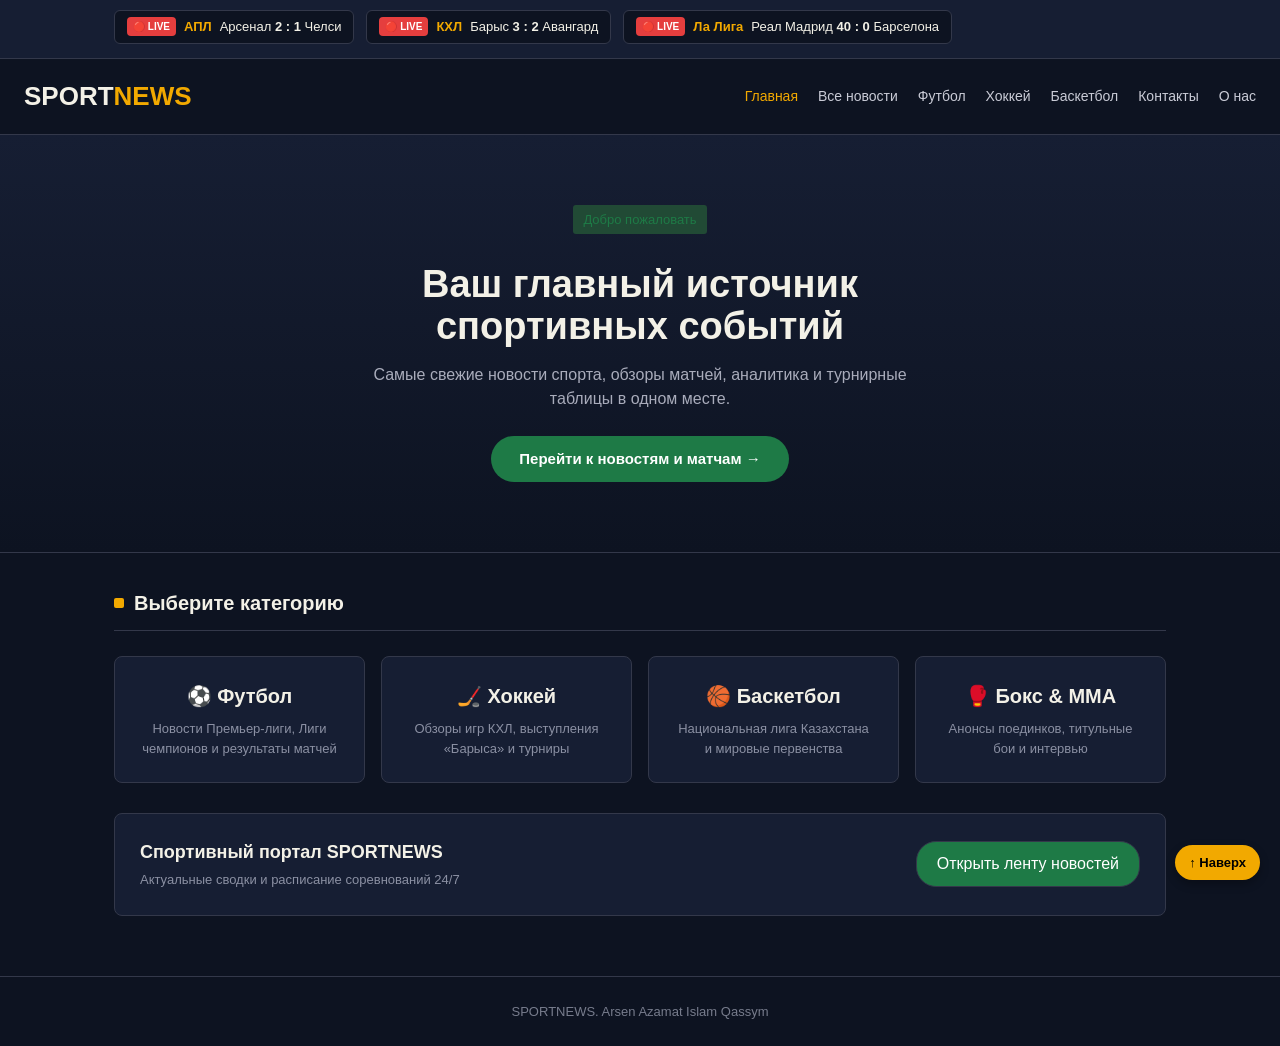
<file: index.html>
<!DOCTYPE html>
<html lang="ru">
<head>
  <meta charset="UTF-8">
  <meta name="viewport" content="width=device-width, initial-scale=1.0">
  <title>SPORTNEWS — Главная</title>
  <link rel="icon" type="logo" href="logo.jpg">
  
  <link rel="stylesheet" href="sport.css">
  <link rel="stylesheet" href="index.css">
    <link rel="stylesheet" href="responsive.css">
  
</head>
<body>
  <header>
    <section class="live-scores">
  <div class="container">
    <div class="scores-ticker">
      <div class="score-item">
        <span class="badge">🔴 LIVE</span>
        <span class="league">АПЛ</span>
        <span class="teams">Арсенал <b>2 : 1</b> Челси</span>
      </div>
      <div class="score-item">
        <span class="badge">🔴 LIVE</span>
        <span class="league">КХЛ</span>
        <span class="teams">Барыс <b>3 : 2</b> Авангард</span>
      </div>
      <div class="score-item">
        <span class="badge">🔴 LIVE</span>
        <span class="league">Ла Лига</span>
        <span class="teams">Реал Мадрид <b>40 : 0</b> Барселона</span>
      </div>
    </div>
  </div>
</section>
    <div class="menu">
      <div class="logo">SPORT<span>NEWS</span></div>

     <nav class="links">
        <a href="index.html" style="color: #F2A900;">Главная</a>
        <a href="sport.html">Все новости</a>
        <a href="sport.html#football">Футбол</a>
        <a href="sport.html#hockey">Хоккей</a>
        <a href="sport.html#basket">Баскетбол</a>
        <a href="contacts.html">Контакты</a>
        <a href="about.html">О нас</a>
      </nav>
    </div>
  </header>

  <section class="welcome-hero">
    <div class="container">
      <div class="label">Добро пожаловать</div>
      <h1>Ваш главный источник спортивных событий</h1>
      <p>
        Самые свежие новости спорта, обзоры матчей, аналитика и турнирные таблицы в одном месте.
      </p>
      <a href="sport.html" class="btn-main">Перейти к новостям и матчам →</a>
    </div>
  </section>

  <section class="section">
    <div class="container">
      <div class="section-title">
        <div class="color" style="background:#F2A900"></div>
        <h2>Выберите категорию</h2>
      </div>

      <div class="portal-grid">
        <a href="sport.html#football" class="portal-card">
          <h3>⚽ Футбол</h3>
          <p>Новости Премьер-лиги, Лиги чемпионов и результаты матчей</p>
        </a>

        <a href="sport.html#hockey" class="portal-card">
          <h3>🏒 Хоккей</h3>
          <p>Обзоры игр КХЛ, выступления «Барыса» и турниры</p>
        </a>

        <a href="sport.html#basket" class="portal-card">
          <h3>🏀 Баскетбол</h3>
          <p>Национальная лига Казахстана и мировые первенства</p>
        </a>

        <a href="sport.html#boxing" class="portal-card">
          <h3>🥊 Бокс & MMA</h3>
          <p>Анонсы поединков, титульные бои и интервью</p>
        </a>
      </div>

      <div class="about-box">
        <div>
          <h3 style="font-size: 18px; margin-bottom: 4px;">Спортивный портал SPORTNEWS</h3>
          <p style="color: #8B90A3; font-size: 13px;">Актуальные сводки и расписание соревнований 24/7</p>
        </div>
        <a href="sport.html" class="button active" style="padding: 10px 20px;">Открыть ленту новостей</a>
      </div>

    </div>
  </section>

  <footer>
    <div class="container">
      <p> SPORTNEWS. Arsen Azamat Islam Qassym</p>
    </div>
  </footer>
  <a href="#" class="top-btn" title="Наверх">↑ Наверх</a>

</body>
</html>
</file>
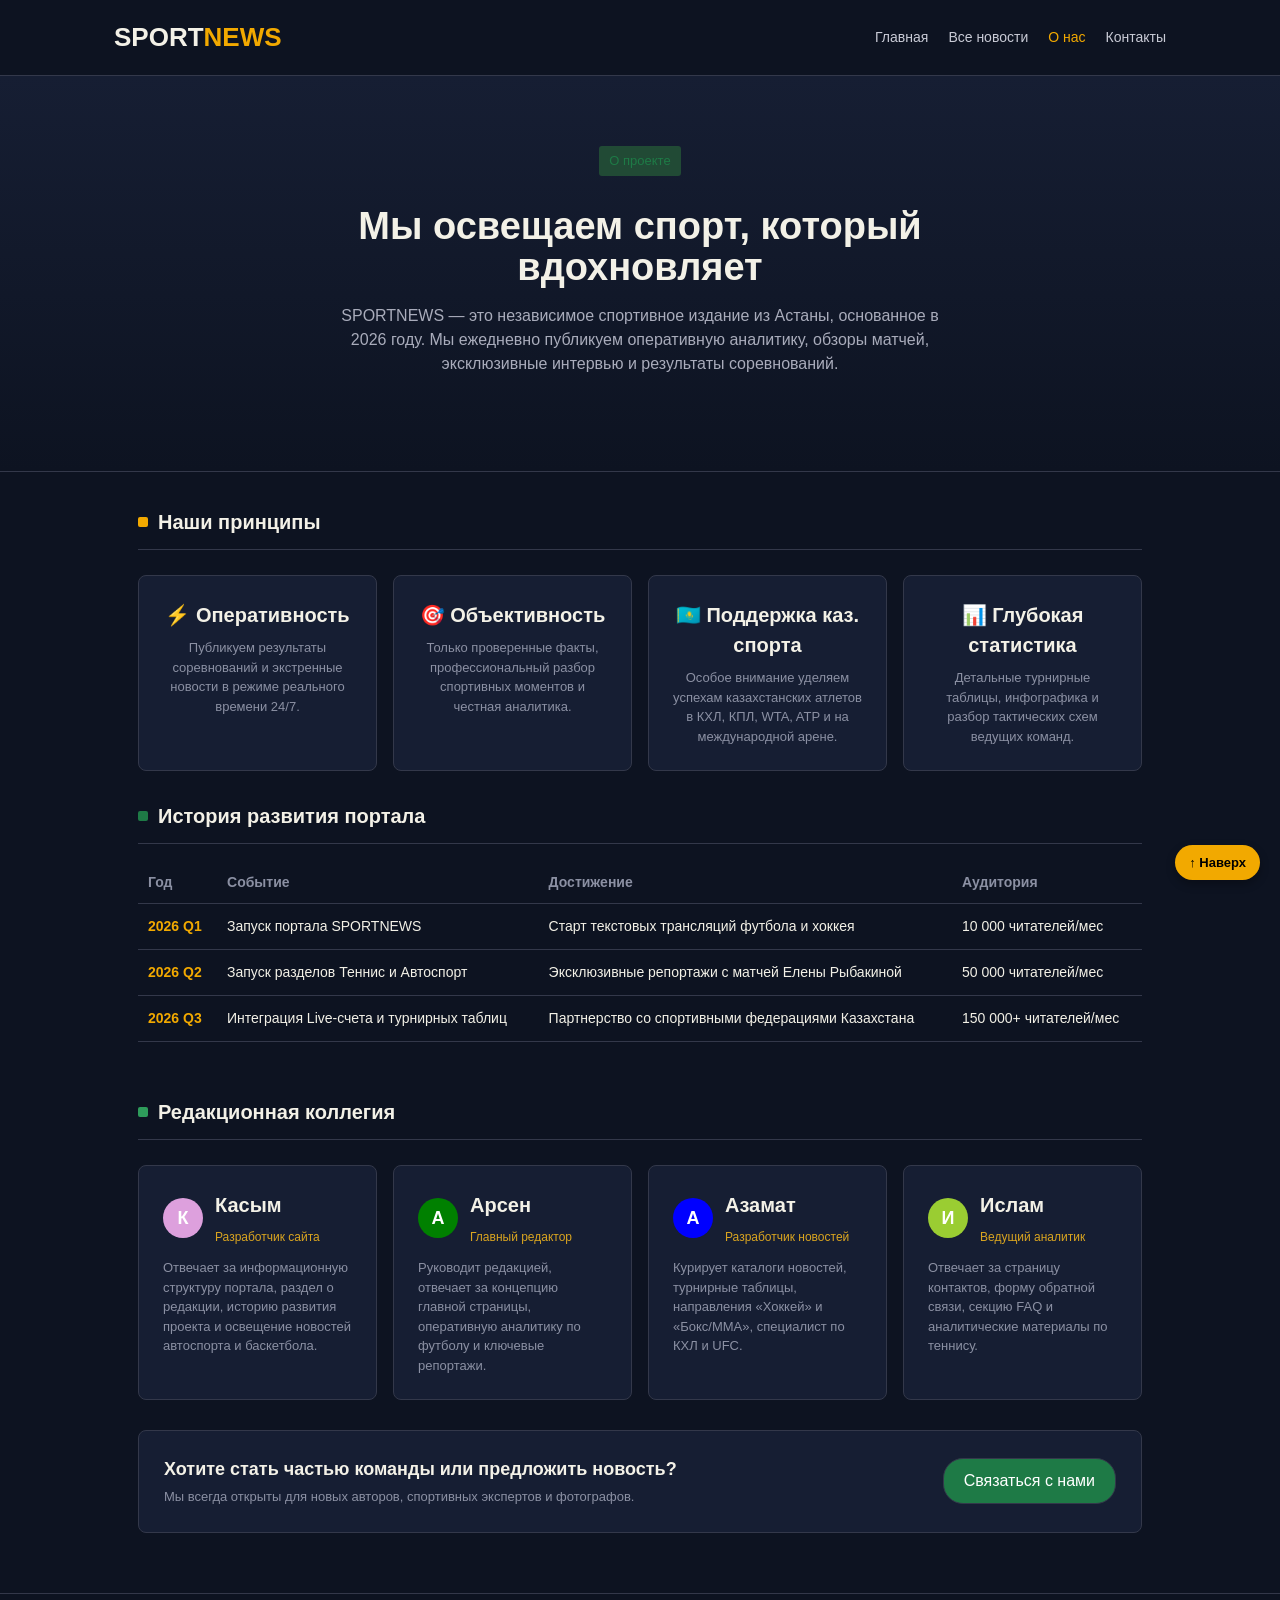
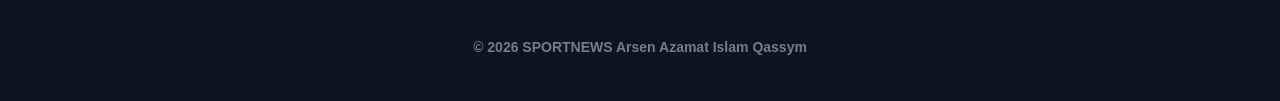
<file: about.html>
<!DOCTYPE html>
<html lang="ru">
<head>
  <meta charset="UTF-8">
  <meta name="viewport" content="width=device-width, initial-scale=1.0">
  <title>SPORTNEWS — О редакции</title>
  <link rel="icon" type="logo" href="logo.jpg">
  

  <link rel="stylesheet" href="sport.css">
  <link rel="stylesheet" href="index.css">
  

  <link rel="stylesheet" href="about.css">
  

  <link rel="stylesheet" href="responsive.css">
</head>
<body>

  <header>
    <div class="container menu">
      <div class="logo">SPORT<span>NEWS</span></div>

      <nav class="links" aria-label="Основная навигация">
        <a href="index.html">Главная</a>
        <a href="sport.html">Все новости</a>
        <a href="about.html" aria-current="page" style="color: #F2A900;">О нас</a>
        <a href="contacts.html">Контакты</a>
      </nav>
    </div>
  </header>


  <section class="welcome-hero">
    <div class="container">
      <div class="label">О проекте</div>
      <h1>Мы освещаем спорт, который вдохновляет</h1>
      <p>
        SPORTNEWS — это независимое спортивное издание из Астаны, основанное в 2026 году.
        Мы ежедневно публикуем оперативную аналитику, обзоры матчей, эксклюзивные интервью и результаты соревнований.
      </p>
    </div>
  </section>

  <main class="container">


    <section class="section">
      <div class="section-title">
        <div class="color" style="background:#F2A900"></div>
        <h2>Наши принципы</h2>
      </div>

      <div class="portal-grid">
        <article class="portal-card">
          <h3>⚡ Оперативность</h3>
          <p>Публикуем результаты соревнований и экстренные новости в режиме реального времени 24/7.</p>
        </article>

        <article class="portal-card">
          <h3>🎯 Объективность</h3>
          <p>Только проверенные факты, профессиональный разбор спортивных моментов и честная аналитика.</p>
        </article>

        <article class="portal-card">
          <h3>🇰🇿 Поддержка каз. спорта</h3>
          <p>Особое внимание уделяем успехам казахстанских атлетов в КХЛ, КПЛ, WTA, ATP и на международной арене.</p>
        </article>

        <article class="portal-card">
          <h3>📊 Глубокая статистика</h3>
          <p>Детальные турнирные таблицы, инфографика и разбор тактических схем ведущих команд.</p>
        </article>
      </div>
    </section>

    <section class="table-section table-history">
      <div class="section-title">
        <div class="color" style="background:#1E7A46"></div>
        <h2>История развития портала</h2>
      </div>

      <table class="table">
        <thead>
          <tr>
            <th>Год</th>
            <th>Событие</th>
            <th>Достижение</th>
            <th>Аудитория</th>
          </tr>
        </thead>
        <tbody>
          <tr>
            <td class="points">2026 Q1</td>
            <td>Запуск портала SPORTNEWS</td>
            <td>Старт текстовых трансляций футбола и хоккея</td>
            <td>10 000 читателей/мес</td>
          </tr>
          <tr>
            <td class="points">2026 Q2</td>
            <td>Запуск разделов Теннис и Автоспорт</td>
            <td>Эксклюзивные репортажи с матчей Елены Рыбакиной</td>
            <td>50 000 читателей/мес</td>
          </tr>
          <tr>
            <td class="points">2026 Q3</td>
            <td>Интеграция Live-счета и турнирных таблиц</td>
            <td>Партнерство со спортивными федерациями Казахстана</td>
            <td>150 000+ читателей/мес</td>
          </tr>
        </tbody>
      </table>
    </section>


    <section class="section">
      <div class="section-title">
        <div class="color" style="background:#2E9C5B"></div>
        <h2>Редакционная коллегия</h2>
      </div>

      <div class="portal-grid">
        

        <article class="portal-card card-left">
          <div class="team-member-header">
            <div class="avatar-circle bg-qassym">К</div>
            <div>
              <h3 class="team-member-name">Касым</h3>
              <div class="team-member-role">Разработчик cайта</div>
            </div>
          </div>
          <p class="team-member-desc">
            Отвечает за информационную структуру портала, раздел о редакции, историю развития проекта и освещение новостей автоспорта и баскетбола.
          </p>
        </article>


        <article class="portal-card card-left">
          <div class="team-member-header">
            <div class="avatar-circle bg-arsen">А</div>
            <div>
              <h3 class="team-member-name">Арсен</h3>
              <div class="team-member-role">Главный редактор</div>
            </div>
          </div>
          <p class="team-member-desc">
            Руководит редакцией, отвечает за концепцию главной страницы, оперативную аналитику по футболу и ключевые репортажи.
          </p>
        </article>

        <article class="portal-card card-left">
          <div class="team-member-header">
            <div class="avatar-circle bg-azamat">А</div>
            <div>
              <h3 class="team-member-name">Азамат</h3>
              <div class="team-member-role">Разработчик новостей</div>
            </div>
          </div>
          <p class="team-member-desc">
            Курирует каталоги новостей, турнирные таблицы, направления «Хоккей» и «Бокс/MMA», специалист по КХЛ и UFC.
          </p>
        </article>


        <article class="portal-card card-left">
          <div class="team-member-header">
            <div class="avatar-circle bg-islam">И</div>
            <div>
              <h3 class="team-member-name">Ислам</h3>
              <div class="team-member-role">Ведущий аналитик</div>
            </div>
          </div>
          <p class="team-member-desc">
            Отвечает за страницу контактов, форму обратной связи, секцию FAQ и аналитические материалы по теннису.
          </p>
        </article>

      </div>

      <div class="about-box">
        <div>
          <h3 style="font-size: 18px; margin-bottom: 4px;">Хотите стать частью команды или предложить новость?</h3>
          <p style="color: #8B90A3; font-size: 13px;">Мы всегда открыты для новых авторов, спортивных экспертов и фотографов.</p>
        </div>
        <a href="contacts.html" class="button active" style="padding: 10px 20px;">Связаться с нами</a>
      </div>

    </section>

  </main>

  <footer>
    <div class="container menu">
      <div class="logo" style="font-size:14px; color:#777C8C">© 2026 SPORTNEWS Arsen Azamat Islam Qassym</div>
    </div>
  </footer>

  <a href="#" class="top-btn" title="Наверх">↑ Наверх</a>

</body>
</html>
</file>
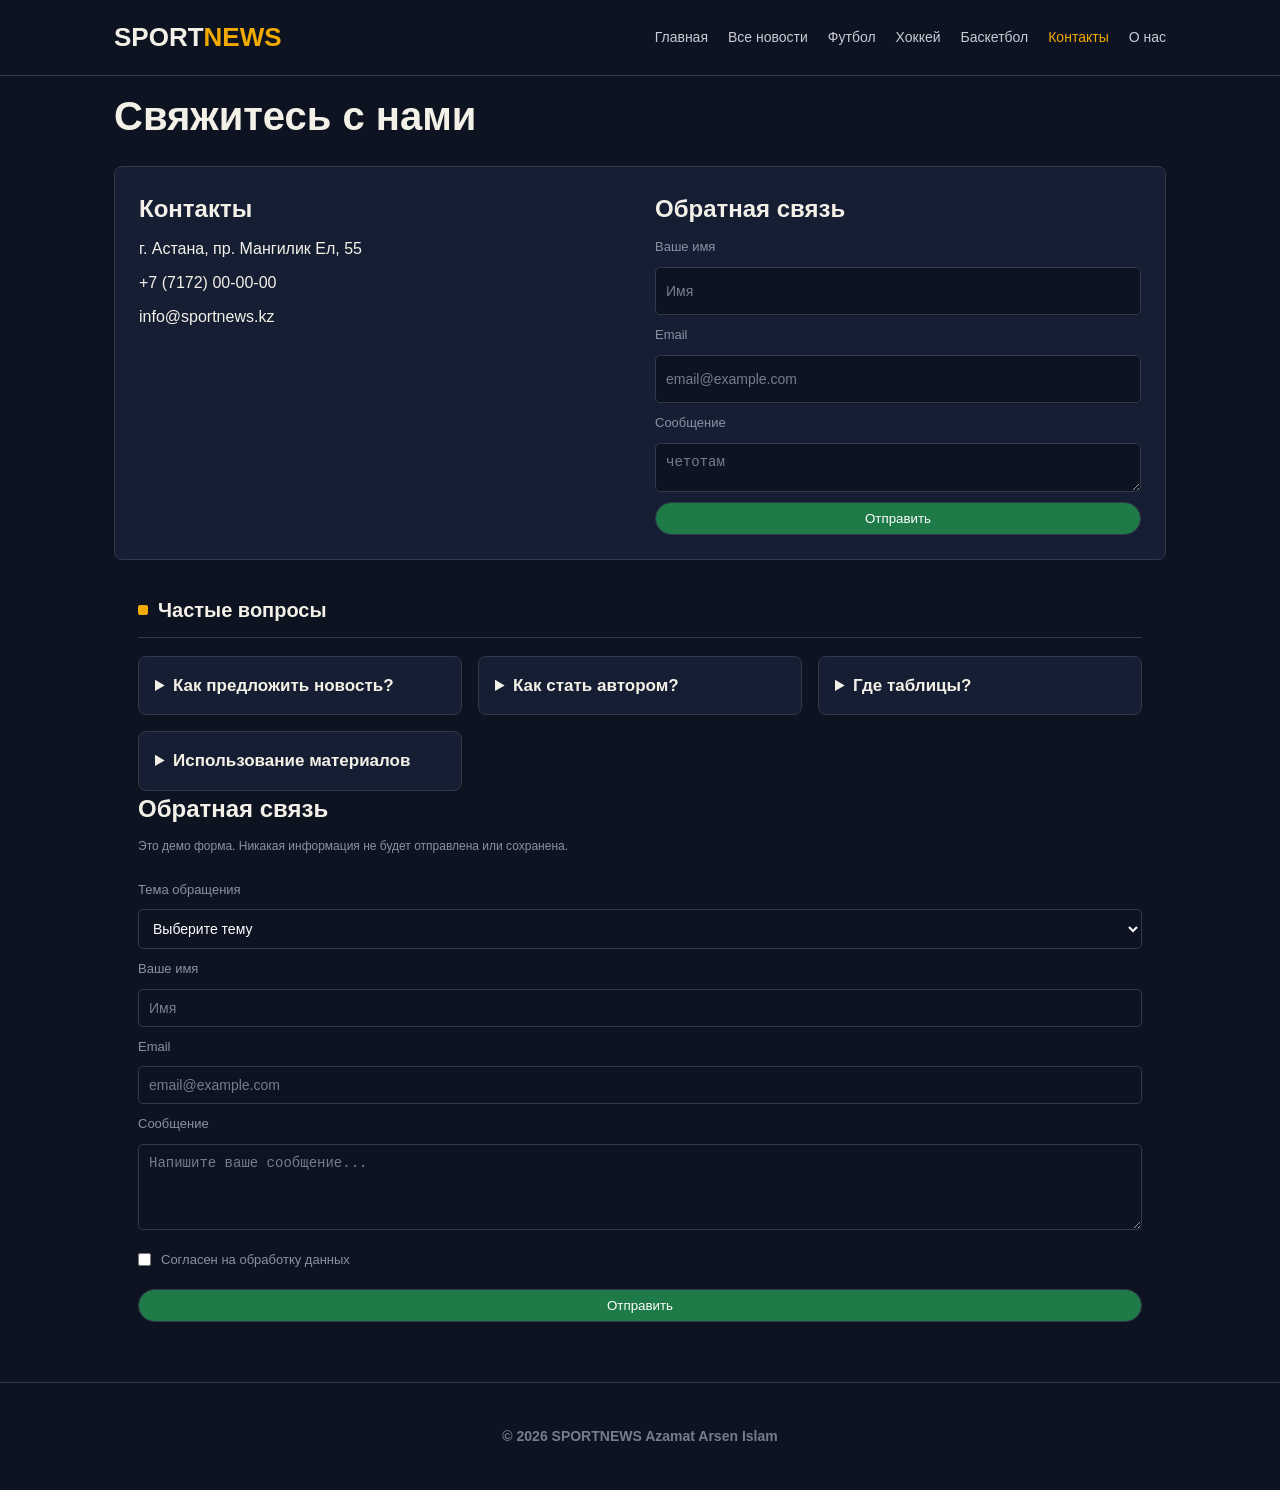
<file: contacts.html>
<!DOCTYPE html>
<html lang="ru">
<head>
  <meta charset="UTF-8">
  <meta name="viewport" content="width=device-width, initial-scale=1.0">
  <title>SPORTNEWS - Контакты</title>
  <link rel="stylesheet" href="sport.css">
  <link rel="icon" type="logo" href="logo.jpg">
    <link rel="stylesheet" href="responsive.css">
</head>
<body>

  <header>
    <div class="container menu">
      <div class="logo">SPORT<span>NEWS</span></div>
      <nav class="links">
        <a href="index.html">Главная</a>
        <a href="sport.html">Все новости</a>
        <a href="sport.html#football">Футбол</a>
        <a href="sport.html#hockey">Хоккей</a>
        <a href="sport.html#basket">Баскетбол</a>
        <a href="contacts.html" style="color:#F2A900">Контакты</a>
        <a href="about.html">О нас</a>
      </nav>
    </div>
  </header>

  <main class="container">

     <div class="contact-info"><h3>Свяжитесь с нами</h3></div>
    <section class="section contact-box">
      <div class="contact-info">
        <h2>Контакты</h2>
        <p> г. Астана, пр. Мангилик Ел, 55</p>
        <p> <a href="tel:+77172000000">+7 (7172) 00-00-00</a></p>
        <p><a href="mailto:info@sportnews.kz">info@sportnews.kz</a></p>
      </div>

      <form class="contact-form" action="demo-result.html">
        <h2>Обратная связь</h2>
        
        <label for="name">Ваше имя</label>
        <input class="input" id="name" type="text" placeholder="Имя" required>

        <label for="email">Email</label>
        <input class="input" id="email" type="email" placeholder="email@example.com" required>

        <label for="msg">Сообщение</label>
        <textarea class="input" id="msg" rows="3" placeholder="четотам" required></textarea>

        <button class="button active" type="submit">Отправить</button>
      </form>
    </section>

    <section class="section">
      <div class="section-title">
        <div class="color" style="background:#F2A900"></div>
        <h2>Частые вопросы</h2>
      </div>

<div class="faq-grid">
  <details class="card faq-item">
    <summary>Как предложить новость?</summary>
    <p>Отправьте её через форму или на наш email.</p>
  </details>
  <details class="card faq-item">
    <summary>Как стать автором?</summary>
    <p>Пришлите резюме и примеры статей на почту.</p>
  </details>
  <details class="card faq-item">
    <summary>Где таблицы?</summary>
    <p>Турнирные таблицы доступны на главной странице.</p>
  </details>
  <details class="card faq-item">
    <summary>Использование материалов</summary>
    <p>Разрешено только со ссылкой на наш сайт.</p>
  </details>
</div>

<form class="contact-form" action="demo-result.html" method="get" aria-describedby="demo-note">
  <h2>Обратная связь</h2>
  <p id="demo-note" style="color: #8B90A3; font-size: 12px; margin-bottom: 15px;">
    Это демо форма. Никакая информация не будет отправлена или сохранена.
  </p>
  
  <label for="topic">Тема обращения</label>
  <select class="input" id="topic" required>
    <option value="">Выберите тему</option>
    <option value="news">Предложить новость</option>
    <option value="ad">Реклама и сотрудничество</option>
    <option value="bug">Техническая ошибка</option>
  </select>

  <label for="name">Ваше имя</label>
  <input class="input" id="name" type="text" placeholder="Имя" autocomplete="name" required>

  <label for="email">Email</label>
  <input class="input" id="email" type="email" placeholder="email@example.com" autocomplete="email" required>

  <label for="msg">Сообщение</label>
  <textarea class="input" id="msg" rows="4" placeholder="Напишите ваше сообщение..." required></textarea>

  <div style="display: flex; align-items: center; gap: 10px; margin: 10px 0;">
    <input type="checkbox" id="privacy" required>
    <label for="privacy" style="margin: 0;">Согласен на обработку данных</label>
  </div>

  <button class="button active" type="submit">Отправить</button>
</form>

    </section>

   </main>
   <footer>
    <div class="container menu">
      <div class="logo" style="font-size:14px; color:#777C8C">© 2026 SPORTNEWS Azamat Arsen Islam</div>
    </div>
  </footer>

</body>
</html>
</file>
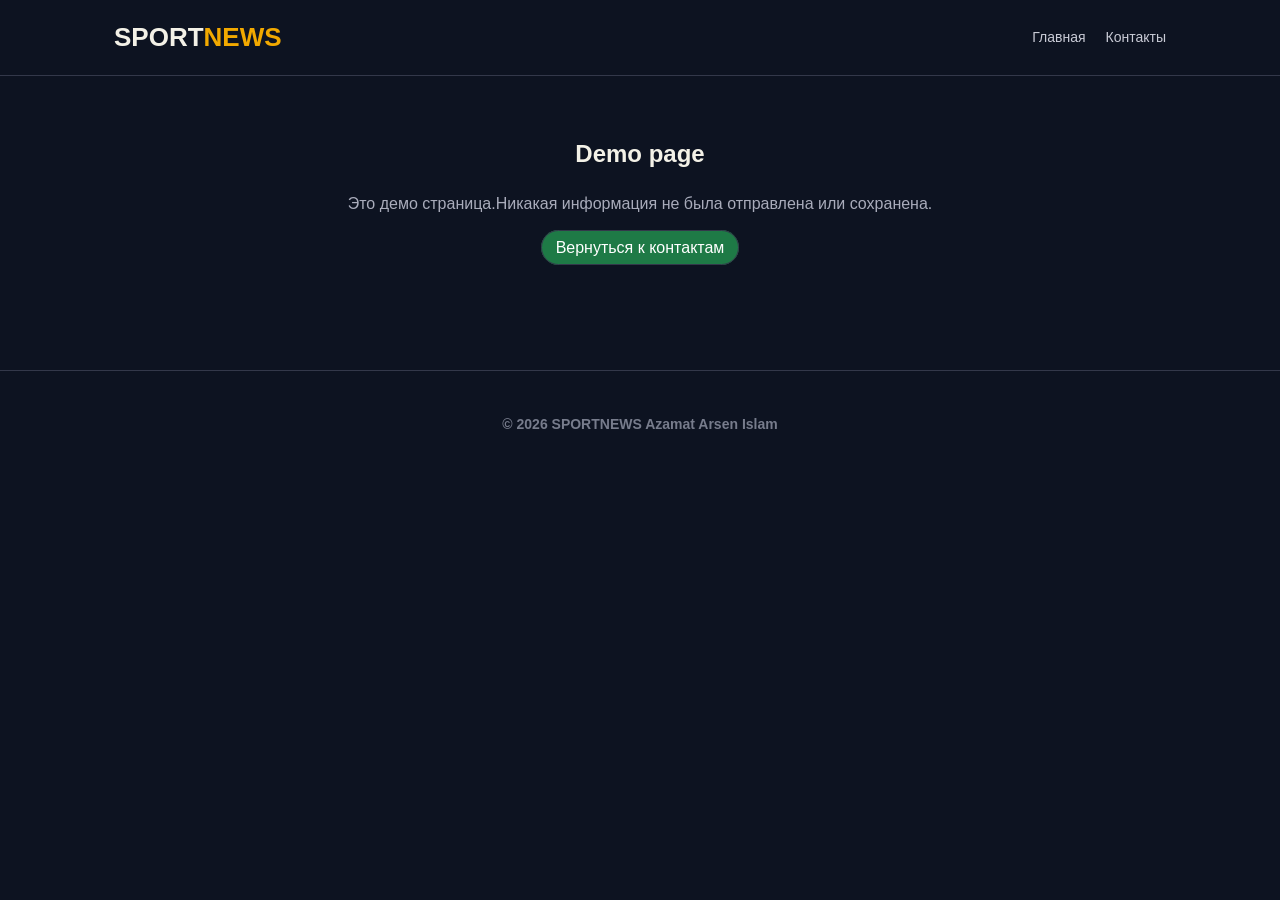
<file: demo-result.html>
<!DOCTYPE html>
<html lang="ru">
<head>
  <meta charset="UTF-8">
  <meta name="viewport" content="width=device-width, initial-scale=1.0">
  <title>SPORTNEWS - Демонстрация</title>
  <link rel="stylesheet" href="sport.css">
</head>
<body>

  <header>
    <div class="container menu">
      <div class="logo">SPORT<span>NEWS</span></div>
      <nav class="links">
        <a href="index.html">Главная</a>
        <a href="contacts.html">Контакты</a>
      </nav>
    </div>
  </header>

  <main class="container">
    <section class="section" style="text-align: center; padding: 60px 20px;">
      <h2>Demo page</h2>
      <p style="margin: 20px 0; color: #A9ACBB;">
        Это демо страница.Никакая информация не была отправлена или сохранена.
      </p>
      <a href="contacts.html" class="button active">Вернуться к контактам</a>
    </section>
  </main>

  <footer>
    <div class="container menu">
      <div class="logo" style="font-size:14px; color:#777C8C">© 2026 SPORTNEWS Azamat Arsen Islam</div>
    </div>
  </footer>

</body>
</html>
</file>
<file: sport.css>
* {
      box-sizing: border-box;
      margin: 0;
      padding: 0;
    }

    body {
      background: #0D1321;
      color: #F3F1E7;
      font-family: Arial, sans-serif;
      line-height: 1.5;
    }

    a {
      color: inherit;
      text-decoration: none;
    }

    .container {
      max-width: 1100px;
      margin: auto;
      padding: 0 24px;
    }

    header {
      background: #0D1321;
      border-bottom: 1px solid #33384A;
    }

    .menu {
      display: flex;
      justify-content: space-between;
      align-items: center;
      padding: 18px 24px;
    }

    .logo {
      font-size: 26px;
      font-weight: bold;
    }

    .logo span {
      color: #F2A900;
    }

    .links {
      display: none;
      gap: 20px;
      font-size: 14px;
      color: #C9CBD6;
    }

    .links a:hover {
      color: white;
    }

    .search {
      background: #161E33;
      border-bottom: 1px solid #33384A;
      padding: 18px 24px;
    }

    .search-box {
      display: flex;
      flex-wrap: wrap;
      gap: 10px;
      align-items: center;
    }

    .input {
      flex: 1;
      min-width: 220px;
      padding: 10px;
      background: #0D1321;
      border: 1px solid #33384A;
      border-radius: 5px;
      color: white;
      font-size: 14px;
    }

    .input::placeholder {
      color: #777C8C;
    }

    .buttons {
      display: flex;
      flex-wrap: wrap;
      gap: 8px;
    }

    .button {
      padding: 8px 14px;
      border: 1px solid #33384A;
      border-radius: 20px;
      background: none;
      color: #C9CBD6;
      cursor: pointer;
    }

    .button:hover {
      border-color: #1E7A46;
    }

    .button.active {
      background: #1E7A46;
      color: white;
    }

    .hero {
      padding: 50px 24px 40px;
      border-bottom: 1px solid #33384A;
    }

    .hero-box {
      display: grid;
      grid-template-columns: 1fr;
      gap: 30px;
    }

    .label {
      display: inline-block;
      margin-bottom: 15px;
      padding: 5px 10px;
      background: #214A35;
      color: #1E7A46;
      border-radius: 3px;
      font-size: 13px;
    }

    h1 {
      font-size: 40px;
      line-height: 1.1;
      max-width: 650px;
    }

    .hero-text {
      margin-top: 15px;
      color: #C9CBD6;
      font-size: 16px;
      max-width: 600px;
    }

    .score {
      background: #161E33;
      border: 1px solid #33384A;
      border-radius: 6px;
      padding: 20px;
    }

    .score h3 {
      margin-bottom: 15px;
      color: #8B90A3;
      font-size: 13px;
    }

    .match {
      display: flex;
      justify-content: space-between;
      align-items: center;
      padding: 12px 0;
      border-bottom: 1px solid #33384A;
    }

    .match:last-child {
      border-bottom: none;
    }

    .team {
      display: flex;
      align-items: center;
      gap: 10px;
    }

    .circle {
      width: 22px;
      height: 22px;
      border-radius: 4px;
    }

    .number {
      font-size: 18px;
      font-weight: bold;
    }

    .section {
      padding: 35px 24px 10px;
    }

    .section-title {
      display: flex;
      align-items: center;
      gap: 10px;
      margin-bottom: 18px;
      padding-bottom: 12px;
      border-bottom: 1px solid #33384A;
    }

    .section-title h2 {
      font-size: 20px;
    }

    .color {
      width: 10px;
      height: 10px;
      border-radius: 2px;
    }

    .cards {
      display: flex;
      flex-wrap: wrap;
      gap: 16px;
    }

    .card {
      flex: 1 1 260px;
      max-width: calc(33.333% - 11px);
      background: #161E33;
      border: 1px solid #33384A;
      border-radius: 8px;
      overflow: hidden;
    }

    .card img {
      width: 100%;
      height: 220px;
      object-fit: cover;
      display: block;
    }

    .card-text {
      padding: 14px 16px 16px;
    }

    .tag {
      color: #8B90A3;
      font-size: 12px;
    }

    .card h3 {
      margin-top: 6px;
      font-size: 17px;
      line-height: 1.3;
    }

    .card p {
      margin-top: 6px;
      color: #A9ACBB;
      font-size: 13px;
    }

    .table-section {
      padding: 20px 24px 60px;
    }

    .table-title {
      margin-bottom: 20px;
      padding-bottom: 14px;
      border-bottom: 1px solid #33384A;
    }

    .table {
      width: 100%;
      border-collapse: collapse;
      font-size: 14px;
    }

    .table th {
      padding: 10px;
      text-align: left;
      color: #8B90A3;
      border-bottom: 1px solid #33384A;
    }

    .table td {
      padding: 12px 10px;
      border-bottom: 1px solid #33384A;
    }

    .points {
      color: #F2A900;
      font-weight: bold;
    }


/* islam */

.links { display: flex; }

.contact-box {
  display: flex;
  flex-wrap: wrap;
  gap: 30px;
  background: #161E33;
  border: 1px solid #33384A;
  border-radius: 8px;
  padding: 24px;
}

.contact-info, .contact-form {
  flex: 1 1 280px;
  display: flex;
  flex-direction: column;
  gap: 10px;
}

.contact-info h3, .contact-form h3 {
  margin-bottom: 20px;
  margin-top: 10px;
  font-size: 40px;
  color: #F3F1E7;
}

.contact-form label {
  font-size: 13px;
  color: #8B90A3;
}

.faq-grid {
  display: grid;
  grid-template-columns: repeat(auto-fit, minmax(250px, 1fr));
  gap: 16px;
}

.faq-item {
  padding: 16px;
  max-width: none;
}
textarea.input {
  resize: vertical; 
  max-width: 100%; 
}
footer .menu {
      justify-content: center;
    }

footer {
    border-top: 1px solid #33384A;
    padding: 25px 24px;
    text-align: center;
    color: #777C8C;
    font-size: 13px;
    margin-top: 50px; 
}

/*assignemnt 3*/
details.faq-item summary {
  font-size: 17px;
  font-weight: bold;
  cursor: pointer;
  outline: none;
}
details.faq-item summary:focus-visible {
  outline: 2px solid #F2A900; 
}
details.faq-item p {
  margin-top: 10px;
  color: #A9ACBB;
  font-size: 13px;
}
</file>
<file: index.css>
.links {
      display: flex;
    }

    .welcome-hero {
      background: linear-gradient(180deg, #161E33 0%, #0D1321 100%);
      padding: 70px 24px;
      text-align: center;
      border-bottom: 1px solid #33384A;
    }

    .welcome-hero h1 {
      margin: 15px auto;
      font-size: 38px;
    }

    .welcome-hero p {
      color: #A9ACBB;
      max-width: 600px;
      margin: 0 auto 25px;
      font-size: 16px;
    }

    .btn-main {
      display: inline-block;
      background: #1E7A46;
      color: white;
      padding: 12px 28px;
      border-radius: 25px;
      font-weight: bold;
      font-size: 15px;
      transition: background 0.2s, transform 0.2s;
    }

    .btn-main:hover {
      background: #2E9C5B;
      transform: translateY(-2px);
    }

    .portal-grid {
      display: grid;
      grid-template-columns: repeat(auto-fit, minmax(220px, 1fr));
      gap: 16px;
      margin-top: 25px;
    }

    .portal-card {
      background: #161E33;
      border: 1px solid #33384A;
      border-radius: 8px;
      padding: 24px;
      text-align: center;
      transition: border-color 0.2s, transform 0.2s;
    }

    .portal-card:hover {
      border-color: #F2A900;
      transform: translateY(-3px);
    }

    .portal-card h3 {
      font-size: 20px;
      margin-bottom: 8px;
    }

    .portal-card p {
      font-size: 13px;
      color: #8B90A3;
    }

    .about-box {
      background: #161E33;
      border: 1px solid #33384A;
      border-radius: 8px;
      padding: 25px;
      margin-top: 30px;
      display: flex;
      justify-content: space-between;
      align-items: center;
      flex-wrap: wrap;
      gap: 15px;
    }

    footer {
      border-top: 1px solid #33384A;
      padding: 25px 24px;
      text-align: center;
      color: #777C8C;
      font-size: 13px;
      margin-top: 50px;
    }
.live-scores {
  background: #161E33;
  border-bottom: 1px solid #33384A;
  padding: 10px 0;
}

.scores-ticker {
  display: flex;
  gap: 12px;
  overflow-x: auto; 
  padding-bottom: 4px;
}

.score-item {
  background: #0D1321;
  border: 1px solid #33384A;
  border-radius: 6px;
  padding: 6px 12px;
  display: flex;
  align-items: center;
  gap: 8px;
  font-size: 13px;
  white-space: nowrap;
}

.score-item .badge {
  background: #E53E3E;
  color: #fff;
  font-size: 10px;
  padding: 2px 6px;
  border-radius: 4px;
  font-weight: bold;
}

.score-item .league {
  color: #F2A900;
  font-weight: bold;
}
.top-btn {
  position: fixed;
  bottom: 20px;
  right: 20px;
  background: #F2A900;
  color: #000;
  text-decoration: none;
  padding: 8px 14px;
  border-radius: 20px;
  font-weight: bold;
  font-size: 13px;
  box-shadow: 0 4px 10px rgba(0,0,0,0.3);
}

.top-btn:hover {
  background: #ffd05b;
}
html {
  scroll-behavior: smooth;
}

@media (max-width: 768px) {
  .menu {
    flex-direction: column;
    gap: 10px;
    text-align: center;
  }

  .links {
    flex-wrap: wrap;
    justify-content: center;
    gap: 10px;
  }
  .welcome-hero h1 {
    font-size: 24px;
  }

  .welcome-hero p {
    font-size: 14px;
  }

  .about-box {
    flex-direction: column;
    text-align: center;
  }
}

@media (max-width: 480px) {
  .portal-grid {
    grid-template-columns: 1fr;
  }

  .btn-main {
    display: block;
    width: 100%;
    box-sizing: border-box;
  }
}
</file>
<file: responsive.css>
/* Медиа-запросы для мобильных устройств и планшетов (Step 10-11) */

/* Планшеты (от 768px) */
@media (min-width: 48rem) {
  .cards {
    display: grid;
    grid-template-columns: repeat(2, 1fr);
  }
}

/* Мониторы и ноутбуки (от 1024px) */
@media (min-width: 64rem) {
  .cards {
    display: grid;
    grid-template-columns: repeat(3, 1fr);
  }
}

/* Адаптируемость таблиц на узких экранах */
@media (max-width: 600px) {
  .table-section {
    overflow-x: auto;
  }
}
</file>
<file: about.css>
.team-member-header {
  display: flex;
  align-items: center;
  gap: 12px;
  margin-bottom: 12px;
}


.avatar-circle {
  width: 40px;
  height: 40px;
  border-radius: 50%;
  display: flex;
  align-items: center;
  justify-content: center;
  font-weight: bold;
  font-size: 18px;
  color: white;
  flex-shrink: 0;
}

.team-member-name {
  font-size: 18px;
  margin: 0;
}


.team-member-role {
  font-size: 12px;
  color: goldenrod;
}


.team-member-desc {
  font-size: 13px;
  color: #A9ACBB;
}


.card-left {
  text-align: left;
}


.table-history {
  padding-bottom: 20px;
}


.bg-qassym { background-color: plum; }
.bg-arsen  { background-color: green; }
.bg-azamat { background-color: blue; }
.bg-islam  { background-color: yellowgreen; }
</file>
